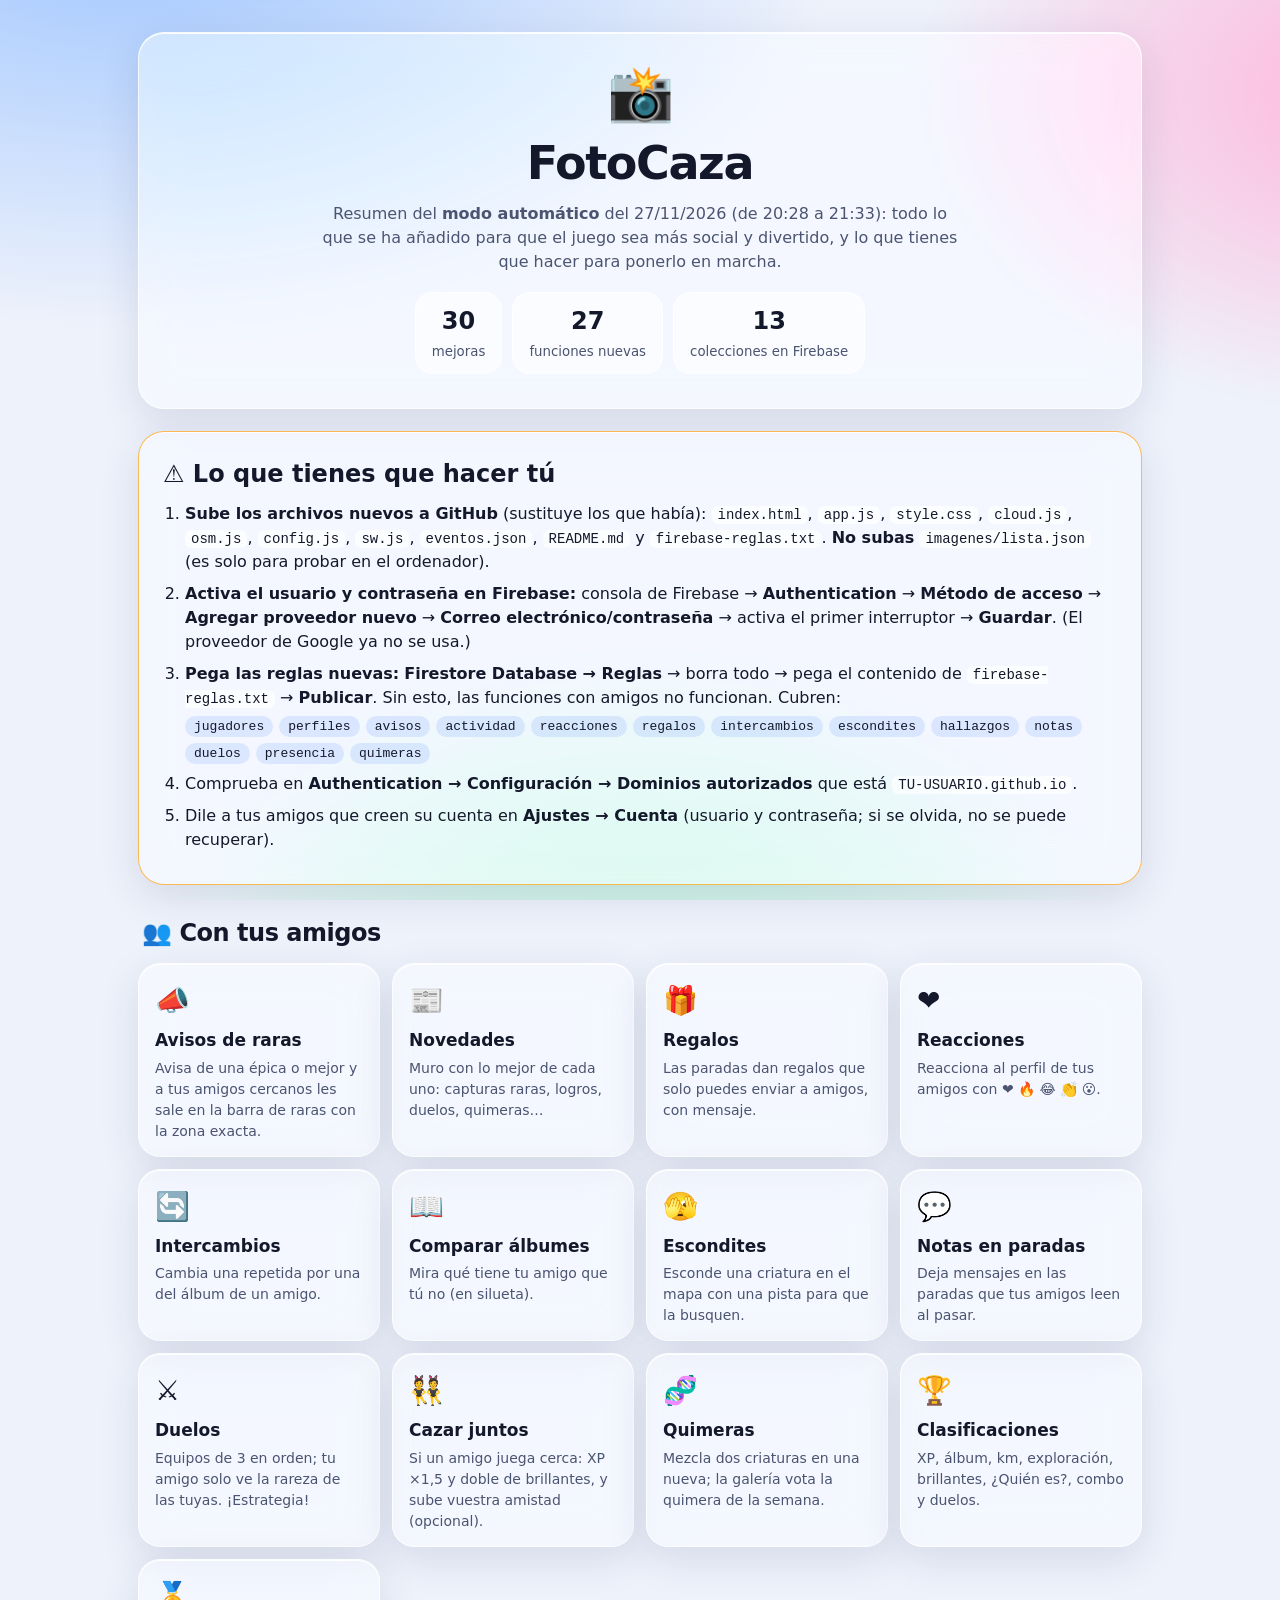
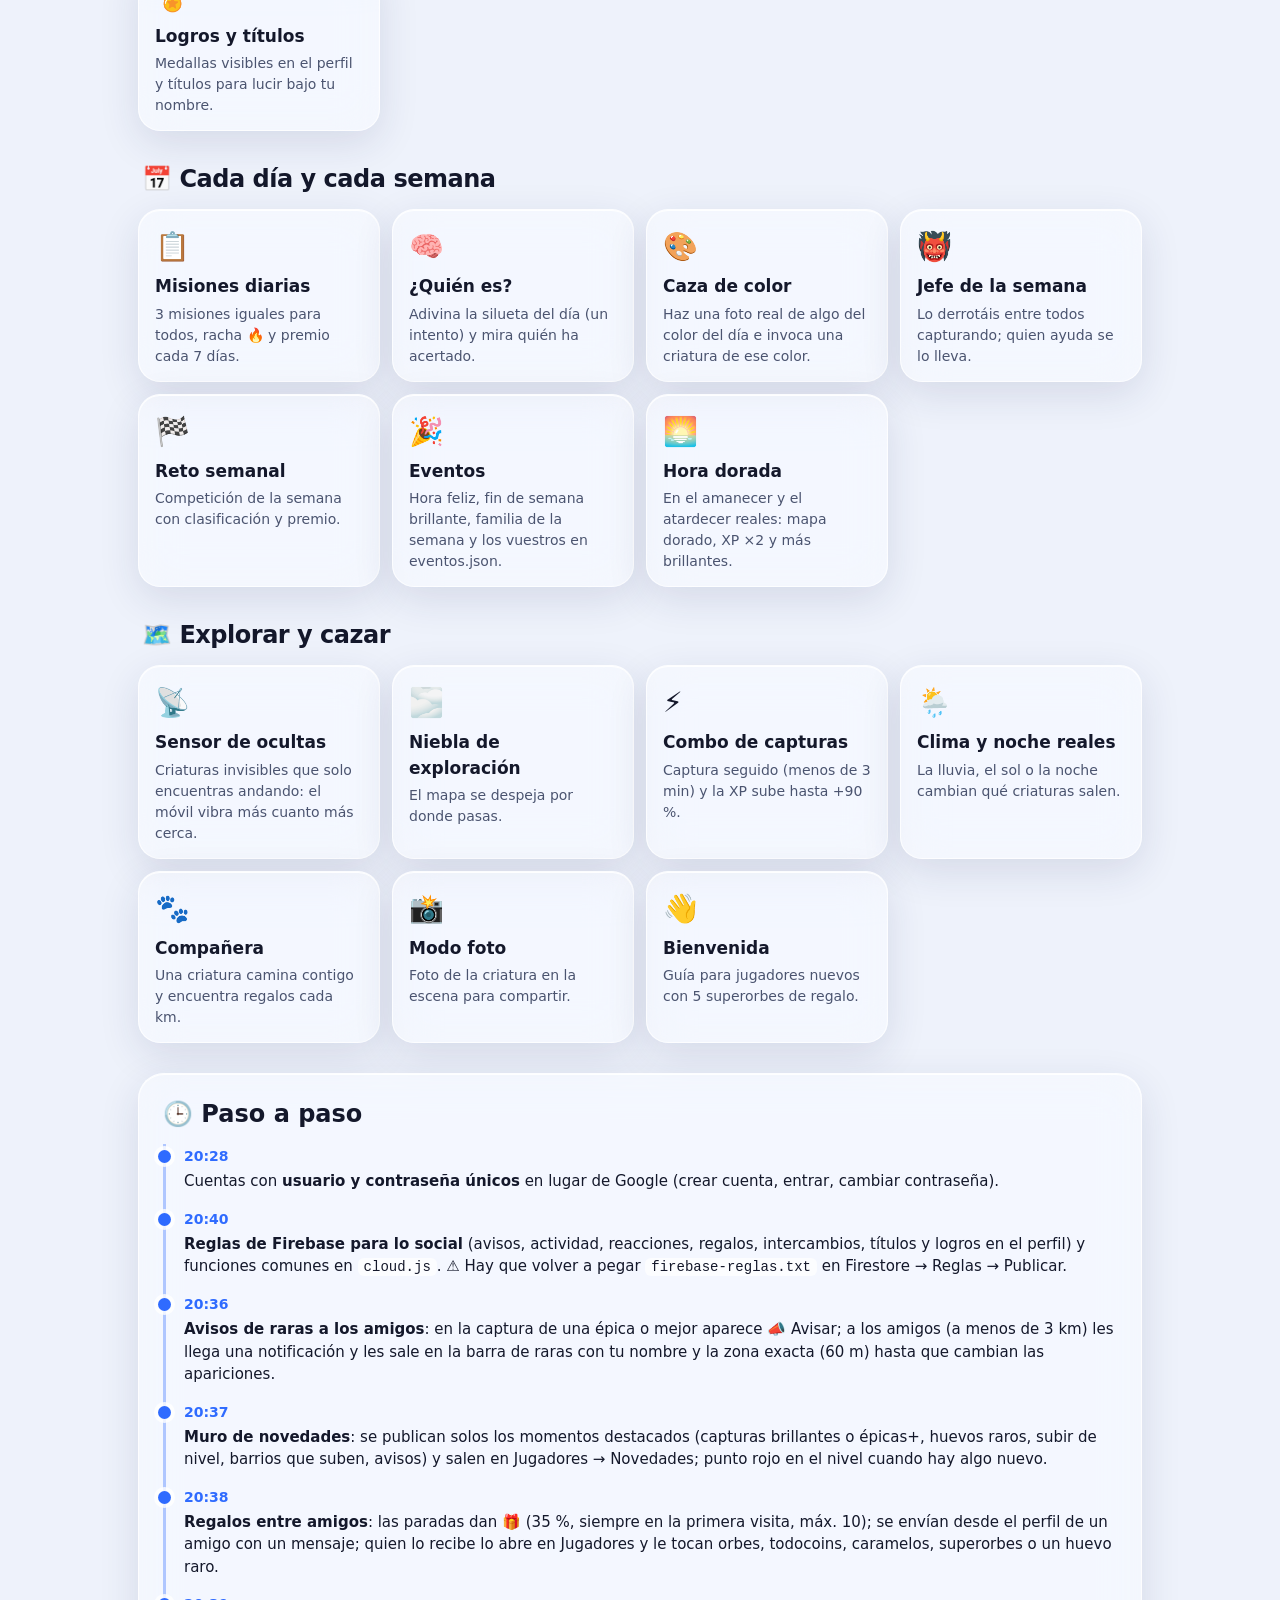
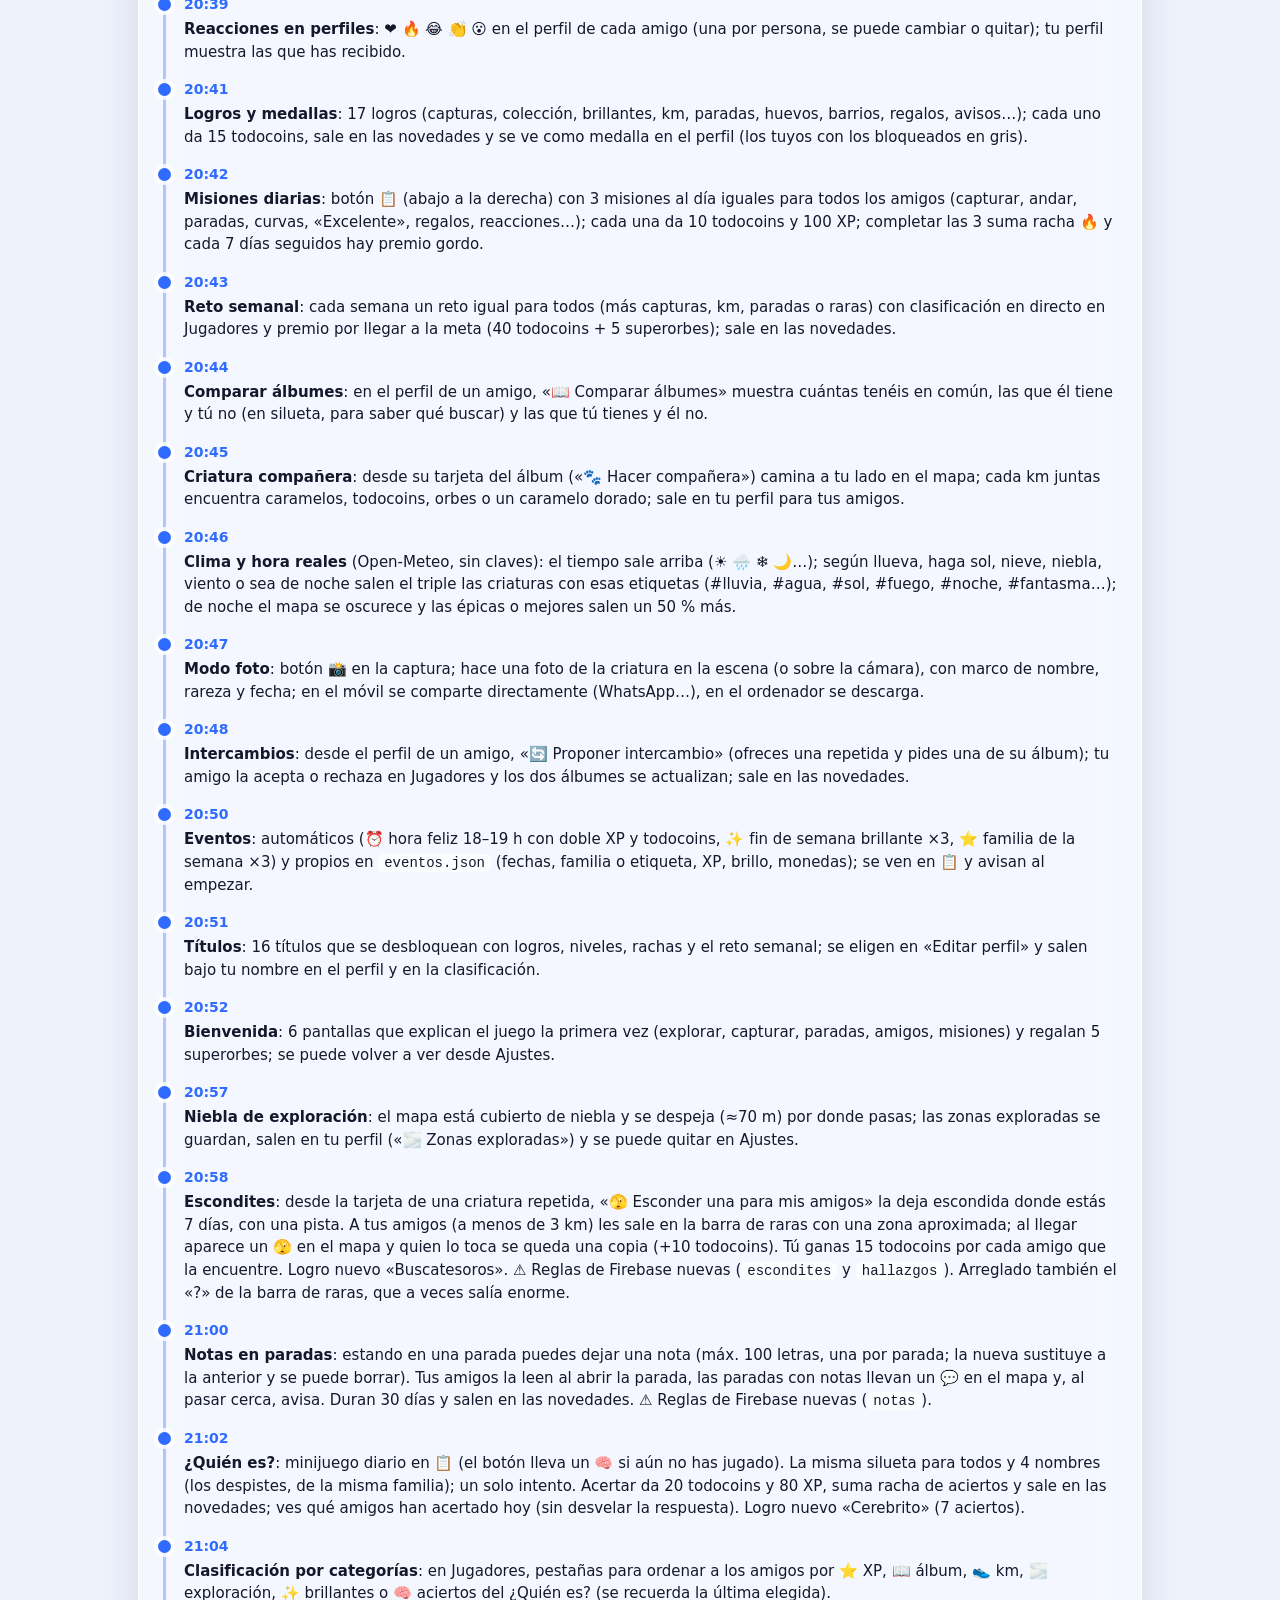
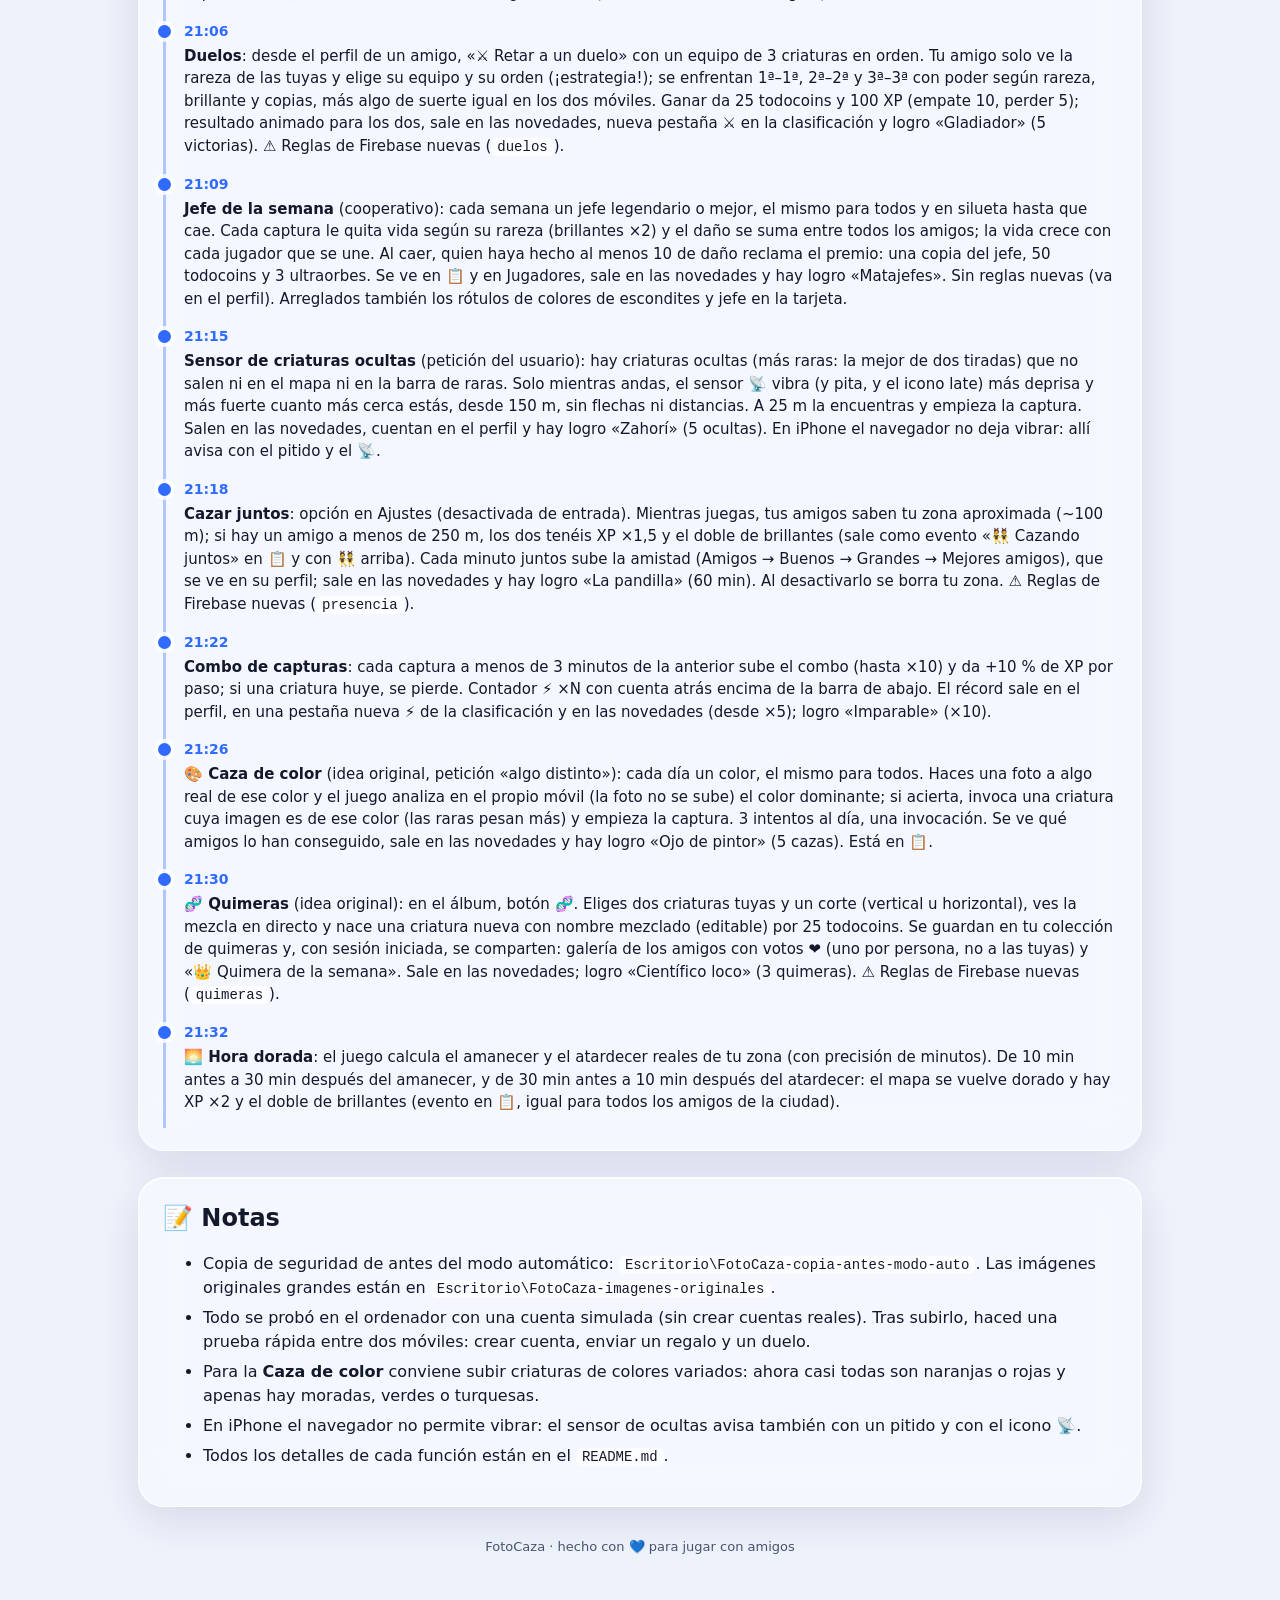
<file: resumen.html>
<!doctype html>
<html lang="es">
<head>
<meta charset="utf-8">
<meta name="viewport" content="width=device-width, initial-scale=1">
<title>FotoCaza · Resumen del modo automático</title>
<style>
:root { --glass: rgba(255,255,255,.42); --edge: rgba(255,255,255,.75); --ink: #14182b; --sub: #4b5470; --accent: #2f6bff; }
* { box-sizing: border-box; }
body { margin: 0; font: 16px/1.5 -apple-system, "Segoe UI", system-ui, sans-serif; color: var(--ink); min-height: 100vh;
  background: radial-gradient(1200px 700px at 10% -10%, #9ec5ff 0%, transparent 60%), radial-gradient(900px 600px at 110% 10%, #ffb3d9 0%, transparent 55%),
  radial-gradient(900px 700px at 50% 120%, #b9f5d8 0%, transparent 60%), #eef2fb; background-attachment: fixed; }
.wrap { max-width: 1040px; margin: 0 auto; padding: 32px 18px 60px; }
.glass { background: var(--glass); border: 1px solid var(--edge); border-radius: 26px; backdrop-filter: blur(22px) saturate(1.6);
  -webkit-backdrop-filter: blur(22px) saturate(1.6); box-shadow: inset 0 1px 0 rgba(255,255,255,.9), 0 12px 40px rgba(30,40,90,.12); }
header.hero { padding: 34px 28px; text-align: center; margin-bottom: 22px; }
.hero .logo { font-size: 54px; line-height: 1; }
.hero h1 { margin: 8px 0 4px; font-size: clamp(30px, 6vw, 46px); letter-spacing: -.03em; }
.hero p { margin: 0 auto; max-width: 640px; color: var(--sub); }
.stats { display: flex; flex-wrap: wrap; gap: 10px; justify-content: center; margin-top: 18px; }
.stats div { padding: 10px 16px; border-radius: 18px; background: rgba(255,255,255,.55); border: 1px solid var(--edge); }
.stats b { display: block; font-size: 24px; } .stats small { color: var(--sub); }
.todo { padding: 24px; margin-bottom: 26px; border-color: rgba(255,159,10,.7); }
.todo h2 { margin: 0 0 10px; }
.todo ol { margin: 0; padding-left: 22px; } .todo li { margin: 8px 0; }
.todo code, li code, p code { background: rgba(255,255,255,.7); padding: 1px 6px; border-radius: 6px; font-size: 14px; }
.chips { display: flex; flex-wrap: wrap; gap: 6px; margin-top: 6px; }
.chips span { font: 13px ui-monospace, monospace; padding: 3px 9px; border-radius: 999px; background: rgba(47,107,255,.12); }
.grupo h2 { font-size: 24px; margin: 30px 4px 12px; letter-spacing: -.02em; }
.cards { display: grid; grid-template-columns: repeat(auto-fill, minmax(220px, 1fr)); gap: 12px; }
.f { padding: 16px 16px 14px; border-radius: 22px; transition: transform .2s; }
.f:hover { transform: translateY(-3px); }
.f i { font-style: normal; font-size: 28px; }
.f h3 { margin: 6px 0 4px; font-size: 17px; }
.f p { margin: 0; color: var(--sub); font-size: 14px; }
.timeline { padding: 22px 24px; margin-top: 30px; }
.timeline h2 { margin: 0 0 12px; }
.timeline ol { list-style: none; margin: 0; padding: 0; border-left: 3px solid rgba(47,107,255,.35); }
.timeline li { position: relative; padding: 0 0 14px 18px; }
.timeline li::before { content: ''; position: absolute; left: -8px; top: 6px; width: 13px; height: 13px; border-radius: 50%;
  background: var(--accent); box-shadow: 0 0 0 4px rgba(255,255,255,.8); }
.timeline time { font-weight: 800; color: var(--accent); font-size: 14px; }
.timeline p { margin: 2px 0 0; font-size: 15px; }
.notas { padding: 22px 24px; margin-top: 26px; } .notas h2 { margin: 0 0 8px; } .notas li { margin: 6px 0; }
footer { text-align: center; color: var(--sub); font-size: 13px; margin-top: 30px; }
@media (prefers-color-scheme: dark) {
  :root { --glass: rgba(30,36,60,.5); --edge: rgba(255,255,255,.16); --ink: #eef1ff; --sub: #aab3d1; --accent: #7aa2ff; }
  body { background: radial-gradient(1200px 700px at 10% -10%, #233a7a 0%, transparent 60%), radial-gradient(900px 600px at 110% 10%, #5a2350 0%, transparent 55%), #0d1122; }
  .stats div, .todo code, li code, p code { background: rgba(255,255,255,.08); }
  .glass { box-shadow: inset 0 1px 0 rgba(255,255,255,.12), 0 12px 40px rgba(0,0,0,.35); }
}
</style>
</head>
<body>
<div class="wrap">
  <header class="hero glass">
    <div class="logo">📸</div>
    <h1>FotoCaza</h1>
    <p>Resumen del <b>modo automático</b> del 27/11/2026 (de 20:28 a 21:33): todo lo que se ha añadido para que el juego
      sea más social y divertido, y lo que tienes que hacer para ponerlo en marcha.</p>
    <div class="stats">
      <div><b>30</b><small>mejoras</small></div>
      <div><b>27</b><small>funciones nuevas</small></div>
      <div><b>13</b><small>colecciones en Firebase</small></div>
    </div>
  </header>

  <section class="todo glass">
    <h2>⚠️ Lo que tienes que hacer tú</h2>
    <ol>
      <li><b>Sube los archivos nuevos a GitHub</b> (sustituye los que había): <code>index.html</code>, <code>app.js</code>,
        <code>style.css</code>, <code>cloud.js</code>, <code>osm.js</code>, <code>config.js</code>, <code>sw.js</code>,
        <code>eventos.json</code>, <code>README.md</code> y <code>firebase-reglas.txt</code>. <b>No subas</b>
        <code>imagenes/lista.json</code> (es solo para probar en el ordenador).</li>
      <li><b>Activa el usuario y contraseña en Firebase:</b> consola de Firebase → <b>Authentication</b> → <b>Método de acceso</b>
        → <b>Agregar proveedor nuevo</b> → <b>Correo electrónico/contraseña</b> → activa el primer interruptor → <b>Guardar</b>.
        (El proveedor de Google ya no se usa.)</li>
      <li><b>Pega las reglas nuevas:</b> <b>Firestore Database → Reglas</b> → borra todo → pega el contenido de
        <code>firebase-reglas.txt</code> → <b>Publicar</b>. Sin esto, las funciones con amigos no funcionan. Cubren:
        <div class="chips"><span>jugadores</span><span>perfiles</span><span>avisos</span><span>actividad</span><span>reacciones</span><span>regalos</span><span>intercambios</span><span>escondites</span><span>hallazgos</span><span>notas</span><span>duelos</span><span>presencia</span><span>quimeras</span></div></li>
      <li>Comprueba en <b>Authentication → Configuración → Dominios autorizados</b> que está <code>TU-USUARIO.github.io</code>.</li>
      <li>Dile a tus amigos que creen su cuenta en <b>Ajustes → Cuenta</b> (usuario y contraseña; si se olvida, no se puede recuperar).</li>
    </ol>
  </section>

  <section class="grupo"><h2><span>👥</span> Con tus amigos</h2><div class="cards"><article class="glass f"><i>📣</i><h3>Avisos de raras</h3><p>Avisa de una épica o mejor y a tus amigos cercanos les sale en la barra de raras con la zona exacta.</p></article><article class="glass f"><i>📰</i><h3>Novedades</h3><p>Muro con lo mejor de cada uno: capturas raras, logros, duelos, quimeras…</p></article><article class="glass f"><i>🎁</i><h3>Regalos</h3><p>Las paradas dan regalos que solo puedes enviar a amigos, con mensaje.</p></article><article class="glass f"><i>❤️</i><h3>Reacciones</h3><p>Reacciona al perfil de tus amigos con ❤️ 🔥 😂 👏 😮.</p></article><article class="glass f"><i>🔄</i><h3>Intercambios</h3><p>Cambia una repetida por una del álbum de un amigo.</p></article><article class="glass f"><i>📖</i><h3>Comparar álbumes</h3><p>Mira qué tiene tu amigo que tú no (en silueta).</p></article><article class="glass f"><i>🫣</i><h3>Escondites</h3><p>Esconde una criatura en el mapa con una pista para que la busquen.</p></article><article class="glass f"><i>💬</i><h3>Notas en paradas</h3><p>Deja mensajes en las paradas que tus amigos leen al pasar.</p></article><article class="glass f"><i>⚔️</i><h3>Duelos</h3><p>Equipos de 3 en orden; tu amigo solo ve la rareza de las tuyas. ¡Estrategia!</p></article><article class="glass f"><i>👯</i><h3>Cazar juntos</h3><p>Si un amigo juega cerca: XP ×1,5 y doble de brillantes, y sube vuestra amistad (opcional).</p></article><article class="glass f"><i>🧬</i><h3>Quimeras</h3><p>Mezcla dos criaturas en una nueva; la galería vota la quimera de la semana.</p></article><article class="glass f"><i>🏆</i><h3>Clasificaciones</h3><p>XP, álbum, km, exploración, brillantes, ¿Quién es?, combo y duelos.</p></article><article class="glass f"><i>🏅</i><h3>Logros y títulos</h3><p>Medallas visibles en el perfil y títulos para lucir bajo tu nombre.</p></article></div></section><section class="grupo"><h2><span>📅</span> Cada día y cada semana</h2><div class="cards"><article class="glass f"><i>📋</i><h3>Misiones diarias</h3><p>3 misiones iguales para todos, racha 🔥 y premio cada 7 días.</p></article><article class="glass f"><i>🧠</i><h3>¿Quién es?</h3><p>Adivina la silueta del día (un intento) y mira quién ha acertado.</p></article><article class="glass f"><i>🎨</i><h3>Caza de color</h3><p>Haz una foto real de algo del color del día e invoca una criatura de ese color.</p></article><article class="glass f"><i>👹</i><h3>Jefe de la semana</h3><p>Lo derrotáis entre todos capturando; quien ayuda se lo lleva.</p></article><article class="glass f"><i>🏁</i><h3>Reto semanal</h3><p>Competición de la semana con clasificación y premio.</p></article><article class="glass f"><i>🎉</i><h3>Eventos</h3><p>Hora feliz, fin de semana brillante, familia de la semana y los vuestros en eventos.json.</p></article><article class="glass f"><i>🌅</i><h3>Hora dorada</h3><p>En el amanecer y el atardecer reales: mapa dorado, XP ×2 y más brillantes.</p></article></div></section><section class="grupo"><h2><span>🗺️</span> Explorar y cazar</h2><div class="cards"><article class="glass f"><i>📡</i><h3>Sensor de ocultas</h3><p>Criaturas invisibles que solo encuentras andando: el móvil vibra más cuanto más cerca.</p></article><article class="glass f"><i>🌫️</i><h3>Niebla de exploración</h3><p>El mapa se despeja por donde pasas.</p></article><article class="glass f"><i>⚡</i><h3>Combo de capturas</h3><p>Captura seguido (menos de 3 min) y la XP sube hasta +90 %.</p></article><article class="glass f"><i>🌦️</i><h3>Clima y noche reales</h3><p>La lluvia, el sol o la noche cambian qué criaturas salen.</p></article><article class="glass f"><i>🐾</i><h3>Compañera</h3><p>Una criatura camina contigo y encuentra regalos cada km.</p></article><article class="glass f"><i>📸</i><h3>Modo foto</h3><p>Foto de la criatura en la escena para compartir.</p></article><article class="glass f"><i>👋</i><h3>Bienvenida</h3><p>Guía para jugadores nuevos con 5 superorbes de regalo.</p></article></div></section>

  <section class="timeline glass">
    <h2>🕒 Paso a paso</h2>
    <ol><li><time>20:28</time><p>Cuentas con <b>usuario y contraseña únicos</b> en lugar de Google (crear cuenta, entrar, cambiar contraseña).</p></li>
<li><time>20:40</time><p><b>Reglas de Firebase para lo social</b> (avisos, actividad, reacciones, regalos, intercambios, títulos y logros en el perfil) y funciones comunes en <code>cloud.js</code>. ⚠️ Hay que volver a pegar <code>firebase-reglas.txt</code> en Firestore → Reglas → Publicar.</p></li>
<li><time>20:36</time><p><b>Avisos de raras a los amigos</b>: en la captura de una épica o mejor aparece 📣 Avisar; a los amigos (a menos de 3 km) les llega una notificación y les sale en la barra de raras con tu nombre y la zona exacta (60 m) hasta que cambian las apariciones.</p></li>
<li><time>20:37</time><p><b>Muro de novedades</b>: se publican solos los momentos destacados (capturas brillantes o épicas+, huevos raros, subir de nivel, barrios que suben, avisos) y salen en Jugadores → Novedades; punto rojo en el nivel cuando hay algo nuevo.</p></li>
<li><time>20:38</time><p><b>Regalos entre amigos</b>: las paradas dan 🎁 (35 %, siempre en la primera visita, máx. 10); se envían desde el perfil de un amigo con un mensaje; quien lo recibe lo abre en Jugadores y le tocan orbes, todocoins, caramelos, superorbes o un huevo raro.</p></li>
<li><time>20:39</time><p><b>Reacciones en perfiles</b>: ❤️ 🔥 😂 👏 😮 en el perfil de cada amigo (una por persona, se puede cambiar o quitar); tu perfil muestra las que has recibido.</p></li>
<li><time>20:41</time><p><b>Logros y medallas</b>: 17 logros (capturas, colección, brillantes, km, paradas, huevos, barrios, regalos, avisos…); cada uno da 15 todocoins, sale en las novedades y se ve como medalla en el perfil (los tuyos con los bloqueados en gris).</p></li>
<li><time>20:42</time><p><b>Misiones diarias</b>: botón 📋 (abajo a la derecha) con 3 misiones al día iguales para todos los amigos (capturar, andar, paradas, curvas, «Excelente», regalos, reacciones…); cada una da 10 todocoins y 100 XP; completar las 3 suma racha 🔥 y cada 7 días seguidos hay premio gordo.</p></li>
<li><time>20:43</time><p><b>Reto semanal</b>: cada semana un reto igual para todos (más capturas, km, paradas o raras) con clasificación en directo en Jugadores y premio por llegar a la meta (40 todocoins + 5 superorbes); sale en las novedades.</p></li>
<li><time>20:44</time><p><b>Comparar álbumes</b>: en el perfil de un amigo, «📖 Comparar álbumes» muestra cuántas tenéis en común, las que él tiene y tú no (en silueta, para saber qué buscar) y las que tú tienes y él no.</p></li>
<li><time>20:45</time><p><b>Criatura compañera</b>: desde su tarjeta del álbum («🐾 Hacer compañera») camina a tu lado en el mapa; cada km juntas encuentra caramelos, todocoins, orbes o un caramelo dorado; sale en tu perfil para tus amigos.</p></li>
<li><time>20:46</time><p><b>Clima y hora reales</b> (Open-Meteo, sin claves): el tiempo sale arriba (☀️ 🌧️ ❄️ 🌙…); según llueva, haga sol, nieve, niebla, viento o sea de noche salen el triple las criaturas con esas etiquetas (#lluvia, #agua, #sol, #fuego, #noche, #fantasma…); de noche el mapa se oscurece y las épicas o mejores salen un 50 % más.</p></li>
<li><time>20:47</time><p><b>Modo foto</b>: botón 📸 en la captura; hace una foto de la criatura en la escena (o sobre la cámara), con marco de nombre, rareza y fecha; en el móvil se comparte directamente (WhatsApp…), en el ordenador se descarga.</p></li>
<li><time>20:48</time><p><b>Intercambios</b>: desde el perfil de un amigo, «🔄 Proponer intercambio» (ofreces una repetida y pides una de su álbum); tu amigo la acepta o rechaza en Jugadores y los dos álbumes se actualizan; sale en las novedades.</p></li>
<li><time>20:50</time><p><b>Eventos</b>: automáticos (⏰ hora feliz 18–19 h con doble XP y todocoins, ✨ fin de semana brillante ×3, ⭐ familia de la semana ×3) y propios en <code>eventos.json</code> (fechas, familia o etiqueta, XP, brillo, monedas); se ven en 📋 y avisan al empezar.</p></li>
<li><time>20:51</time><p><b>Títulos</b>: 16 títulos que se desbloquean con logros, niveles, rachas y el reto semanal; se eligen en «Editar perfil» y salen bajo tu nombre en el perfil y en la clasificación.</p></li>
<li><time>20:52</time><p><b>Bienvenida</b>: 6 pantallas que explican el juego la primera vez (explorar, capturar, paradas, amigos, misiones) y regalan 5 superorbes; se puede volver a ver desde Ajustes.</p></li>
<li><time>20:57</time><p><b>Niebla de exploración</b>: el mapa está cubierto de niebla y se despeja (≈70 m) por donde pasas; las zonas exploradas se guardan, salen en tu perfil («🌫️ Zonas exploradas») y se puede quitar en Ajustes.</p></li>
<li><time>20:58</time><p><b>Escondites</b>: desde la tarjeta de una criatura repetida, «🫣 Esconder una para mis amigos» la deja escondida donde estás 7 días, con una pista. A tus amigos (a menos de 3 km) les sale en la barra de raras con una zona aproximada; al llegar aparece un 🫣 en el mapa y quien lo toca se queda una copia (+10 todocoins). Tú ganas 15 todocoins por cada amigo que la encuentre. Logro nuevo «Buscatesoros». ⚠️ Reglas de Firebase nuevas (<code>escondites</code> y <code>hallazgos</code>). Arreglado también el «?» de la barra de raras, que a veces salía enorme.</p></li>
<li><time>21:00</time><p><b>Notas en paradas</b>: estando en una parada puedes dejar una nota (máx. 100 letras, una por parada; la nueva sustituye a la anterior y se puede borrar). Tus amigos la leen al abrir la parada, las paradas con notas llevan un 💬 en el mapa y, al pasar cerca, avisa. Duran 30 días y salen en las novedades. ⚠️ Reglas de Firebase nuevas (<code>notas</code>).</p></li>
<li><time>21:02</time><p><b>¿Quién es?</b>: minijuego diario en 📋 (el botón lleva un 🧠 si aún no has jugado). La misma silueta para todos y 4 nombres (los despistes, de la misma familia); un solo intento. Acertar da 20 todocoins y 80 XP, suma racha de aciertos y sale en las novedades; ves qué amigos han acertado hoy (sin desvelar la respuesta). Logro nuevo «Cerebrito» (7 aciertos).</p></li>
<li><time>21:04</time><p><b>Clasificación por categorías</b>: en Jugadores, pestañas para ordenar a los amigos por ⭐ XP, 📖 álbum, 👟 km, 🌫️ exploración, ✨ brillantes o 🧠 aciertos del ¿Quién es? (se recuerda la última elegida).</p></li>
<li><time>21:06</time><p><b>Duelos</b>: desde el perfil de un amigo, «⚔️ Retar a un duelo» con un equipo de 3 criaturas en orden. Tu amigo solo ve la rareza de las tuyas y elige su equipo y su orden (¡estrategia!); se enfrentan 1ª–1ª, 2ª–2ª y 3ª–3ª con poder según rareza, brillante y copias, más algo de suerte igual en los dos móviles. Ganar da 25 todocoins y 100 XP (empate 10, perder 5); resultado animado para los dos, sale en las novedades, nueva pestaña ⚔️ en la clasificación y logro «Gladiador» (5 victorias). ⚠️ Reglas de Firebase nuevas (<code>duelos</code>).</p></li>
<li><time>21:09</time><p><b>Jefe de la semana</b> (cooperativo): cada semana un jefe legendario o mejor, el mismo para todos y en silueta hasta que cae. Cada captura le quita vida según su rareza (brillantes ×2) y el daño se suma entre todos los amigos; la vida crece con cada jugador que se une. Al caer, quien haya hecho al menos 10 de daño reclama el premio: una copia del jefe, 50 todocoins y 3 ultraorbes. Se ve en 📋 y en Jugadores, sale en las novedades y hay logro «Matajefes». Sin reglas nuevas (va en el perfil). Arreglados también los rótulos de colores de escondites y jefe en la tarjeta.</p></li>
<li><time>21:15</time><p><b>Sensor de criaturas ocultas</b> (petición del usuario): hay criaturas ocultas (más raras: la mejor de dos tiradas) que no salen ni en el mapa ni en la barra de raras. Solo mientras andas, el sensor 📡 vibra (y pita, y el icono late) más deprisa y más fuerte cuanto más cerca estás, desde 150 m, sin flechas ni distancias. A 25 m la encuentras y empieza la captura. Salen en las novedades, cuentan en el perfil y hay logro «Zahorí» (5 ocultas). En iPhone el navegador no deja vibrar: allí avisa con el pitido y el 📡.</p></li>
<li><time>21:18</time><p><b>Cazar juntos</b>: opción en Ajustes (desactivada de entrada). Mientras juegas, tus amigos saben tu zona aproximada (~100 m); si hay un amigo a menos de 250 m, los dos tenéis XP ×1,5 y el doble de brillantes (sale como evento «👯 Cazando juntos» en 📋 y con 👯 arriba). Cada minuto juntos sube la amistad (Amigos → Buenos → Grandes → Mejores amigos), que se ve en su perfil; sale en las novedades y hay logro «La pandilla» (60 min). Al desactivarlo se borra tu zona. ⚠️ Reglas de Firebase nuevas (<code>presencia</code>).</p></li>
<li><time>21:22</time><p><b>Combo de capturas</b>: cada captura a menos de 3 minutos de la anterior sube el combo (hasta ×10) y da +10 % de XP por paso; si una criatura huye, se pierde. Contador ⚡ ×N con cuenta atrás encima de la barra de abajo. El récord sale en el perfil, en una pestaña nueva ⚡ de la clasificación y en las novedades (desde ×5); logro «Imparable» (×10).</p></li>
<li><time>21:26</time><p><b>🎨 Caza de color</b> (idea original, petición «algo distinto»): cada día un color, el mismo para todos. Haces una foto a algo real de ese color y el juego analiza en el propio móvil (la foto no se sube) el color dominante; si acierta, invoca una criatura cuya imagen es de ese color (las raras pesan más) y empieza la captura. 3 intentos al día, una invocación. Se ve qué amigos lo han conseguido, sale en las novedades y hay logro «Ojo de pintor» (5 cazas). Está en 📋.</p></li>
<li><time>21:30</time><p><b>🧬 Quimeras</b> (idea original): en el álbum, botón 🧬. Eliges dos criaturas tuyas y un corte (vertical u horizontal), ves la mezcla en directo y nace una criatura nueva con nombre mezclado (editable) por 25 todocoins. Se guardan en tu colección de quimeras y, con sesión iniciada, se comparten: galería de los amigos con votos ❤️ (uno por persona, no a las tuyas) y «👑 Quimera de la semana». Sale en las novedades; logro «Científico loco» (3 quimeras). ⚠️ Reglas de Firebase nuevas (<code>quimeras</code>).</p></li>
<li><time>21:32</time><p><b>🌅 Hora dorada</b>: el juego calcula el amanecer y el atardecer reales de tu zona (con precisión de minutos). De 10 min antes a 30 min después del amanecer, y de 30 min antes a 10 min después del atardecer: el mapa se vuelve dorado y hay XP ×2 y el doble de brillantes (evento en 📋, igual para todos los amigos de la ciudad).</p></li></ol>
  </section>

  <section class="notas glass">
    <h2>📝 Notas</h2>
    <ul>
      <li>Copia de seguridad de antes del modo automático: <code>Escritorio\FotoCaza-copia-antes-modo-auto</code>.
        Las imágenes originales grandes están en <code>Escritorio\FotoCaza-imagenes-originales</code>.</li>
      <li>Todo se probó en el ordenador con una cuenta simulada (sin crear cuentas reales). Tras subirlo, haced una prueba
        rápida entre dos móviles: crear cuenta, enviar un regalo y un duelo.</li>
      <li>Para la <b>Caza de color</b> conviene subir criaturas de colores variados: ahora casi todas son naranjas o rojas
        y apenas hay moradas, verdes o turquesas.</li>
      <li>En iPhone el navegador no permite vibrar: el sensor de ocultas avisa también con un pitido y con el icono 📡.</li>
      <li>Todos los detalles de cada función están en el <code>README.md</code>.</li>
    </ul>
  </section>
  <footer>FotoCaza · hecho con 💙 para jugar con amigos</footer>
</div>
</body>
</html>
</file>
